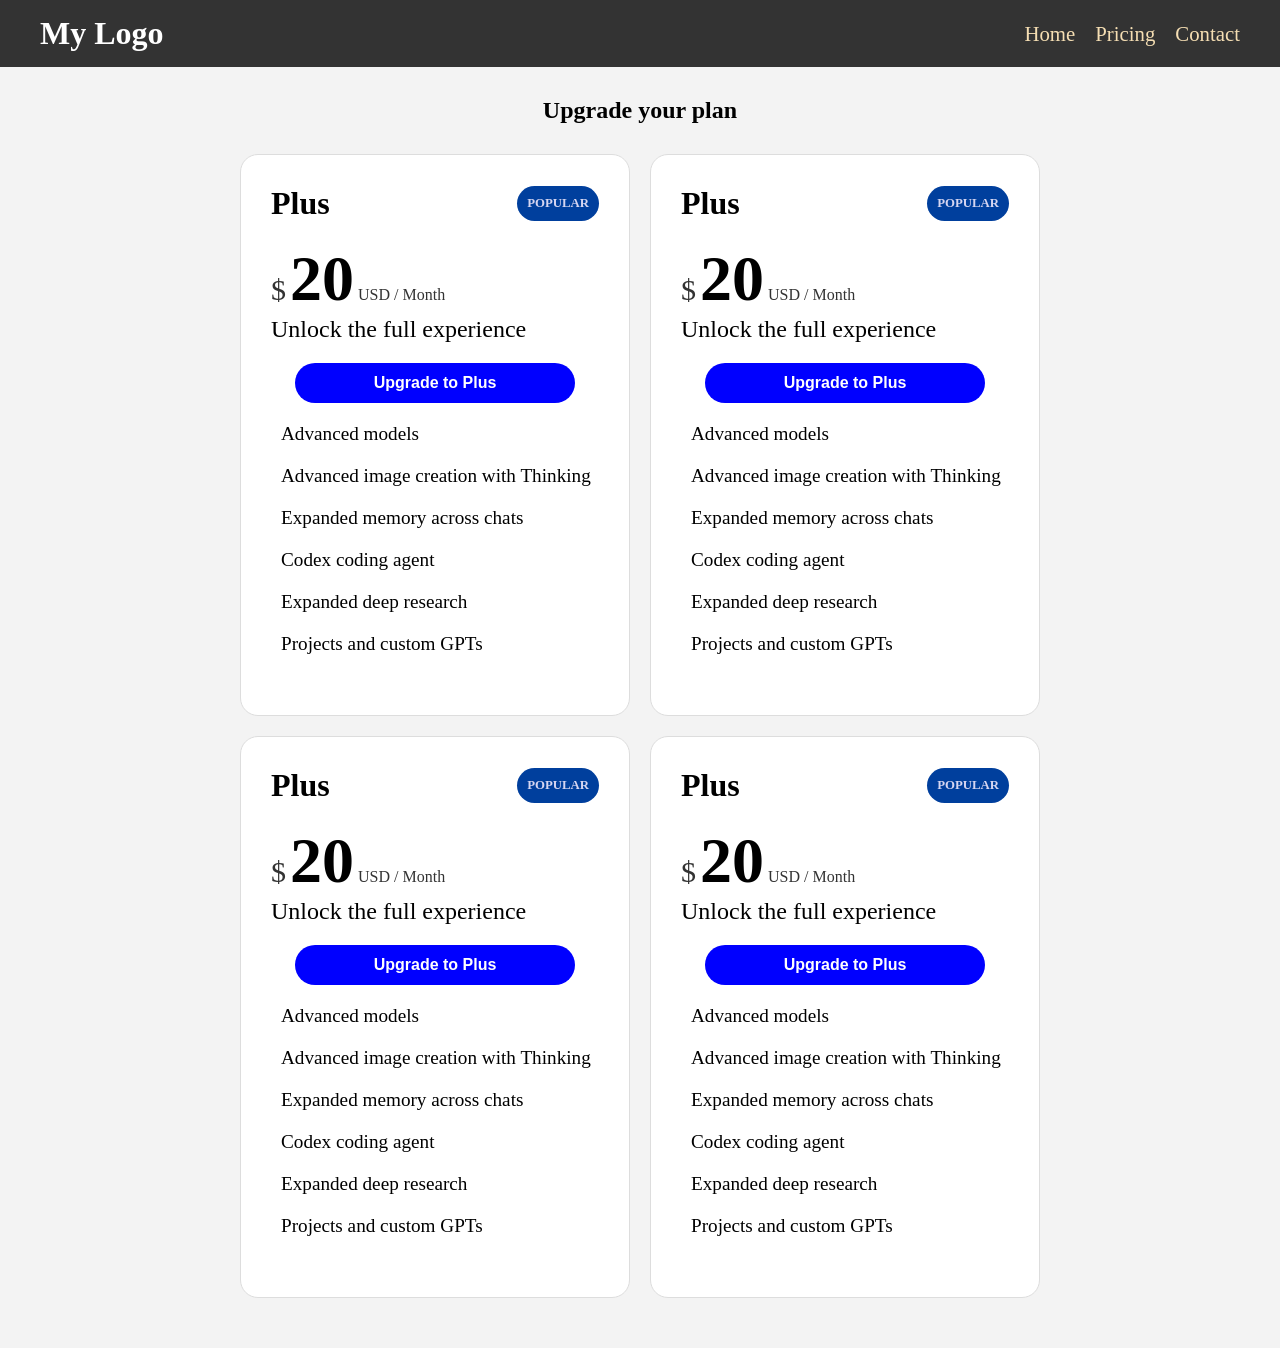
<file: index.html>
<!DOCTYPE html>
<html lang="en">

<head>
    <meta charset="UTF-8">
    <meta name="viewport" content="width=device-width, initial-scale=1.0">
    <title>Card Design</title>
    <link rel="stylesheet" href="./styles/card.css">
</head>

<body>
    <header>
        <nav>
            <h2 class="logo">My Logo</h2>
            <div class="nav-list">
                <ul>
                    <li><a href="">Home</a></li>
                    <li><a href="">Pricing</a></li>
                    <li><a href="">Contact</a></li>
                </ul>
            </div>
        </nav>
    </header>

    <main>
        <div class="price">
            <h2 class="hero-title">Upgrade your plan</h2>
            <div class="container">
                <div class="card">
                    <div class="box">
                        <div class="veriant">
                            <p class="puls">Plus</p>
                            <p class="popular">POPULAR</p>
                        </div>

                        <p class="doller"><span class="vertical">$</span> <span class="usd">20</span> USD / Month
                        </p>
                        
                        <p class="unlock">Unlock the full experience</p>
                        <div class="btn">
                            <button class="button">Upgrade to Plus</button>
                        </div>
                        <ul class="ul">
                            <li class="li">Advanced models</li>
                            <li class="li">Advanced image creation with Thinking</li>
                            <li class="li">Expanded memory across chats</li>
                            <li class="li">Codex coding agent</li>
                            <li class="li">Expanded deep research</li>
                            <li class="li">Projects and custom GPTs</li>
                        </ul>
                    </div>
                </div>
                <div class="card">
                    <div class="box">
                        <div class="veriant">
                            <p class="puls">Plus</p>
                            <p class="popular">POPULAR</p>
                        </div>

                        <p class="doller"><span class="vertical">$</span> <span class="usd">20</span> USD / Month
                        </p>
                        
                        <p class="unlock">Unlock the full experience</p>
                        <div class="btn">
                            <button class="button">Upgrade to Plus</button>
                        </div>
                        <ul class="ul">
                            <li class="li">Advanced models</li>
                            <li class="li">Advanced image creation with Thinking</li>
                            <li class="li">Expanded memory across chats</li>
                            <li class="li">Codex coding agent</li>
                            <li class="li">Expanded deep research</li>
                            <li class="li">Projects and custom GPTs</li>
                        </ul>
                    </div>
                </div>
                <div class="card">
                    <div class="box">
                        <div class="veriant">
                            <p class="puls">Plus</p>
                            <p class="popular">POPULAR</p>
                        </div>

                        <p class="doller"><span class="vertical">$</span> <span class="usd">20</span> USD / Month
                        </p>
                        
                        <p class="unlock">Unlock the full experience</p>
                        <div class="btn">
                            <button class="button">Upgrade to Plus</button>
                        </div>
                        <ul class="ul">
                            <li class="li">Advanced models</li>
                            <li class="li">Advanced image creation with Thinking</li>
                            <li class="li">Expanded memory across chats</li>
                            <li class="li">Codex coding agent</li>
                            <li class="li">Expanded deep research</li>
                            <li class="li">Projects and custom GPTs</li>
                        </ul>
                    </div>
                </div>
                <div class="card">
                    <div class="box">
                        <div class="veriant">
                            <p class="puls">Plus</p>
                            <p class="popular">POPULAR</p>
                        </div>

                        <p class="doller"><span class="vertical">$</span> <span class="usd">20</span> USD / Month
                        </p>
                        
                        <p class="unlock">Unlock the full experience</p>
                        <div class="btn">
                            <button class="button">Upgrade to Plus</button>
                        </div>
                        <ul class="ul">
                            <li class="li">Advanced models</li>
                            <li class="li">Advanced image creation with Thinking</li>
                            <li class="li">Expanded memory across chats</li>
                            <li class="li">Codex coding agent</li>
                            <li class="li">Expanded deep research</li>
                            <li class="li">Projects and custom GPTs</li>
                        </ul>
                    </div>
                </div>

            </div>
        </div>
    </main>
</body>

</html>
</file>
<file: styles/card.css>
* {
    margin: 0;
}

body {
    background-color: #F3F3F3;
}

/* Nav bar section */

nav {
    display: flex;
    justify-content: center;
    align-items: center;
    justify-content: space-between;
    background: #333;
    padding: 15px 40px;
    margin-bottom: 30px;
}

nav ul {
    display: flex;
    gap: 20px;
}

nav li {
    list-style: none;
}

li a {
    color: wheat;
    text-decoration: none;
    font-size: 1.3rem;
}

li a:hover {
    color: orangered;
}

.logo {
    color: white;
    font-weight: bolder;
    font-size: 2rem;
}

/* ........Container section........... */

.price{
    width:100%;
    max-width:800px;
    margin:auto;
    padding:0px 20px 50px;
}

.hero-title {
    text-align: center;
    margin-bottom: 30px;
}

.container {
    display:grid;
    grid-template-columns:repeat(2,minmax(320px,1fr));
    gap:20px;
}

.card {
    border:1px solid #ddd;
    border-radius:18px;
    min-height:500px;
    padding:30px;
    background:#fff;
}

.veriant{
    display: flex;
    justify-content: center;
    align-items: center;
    justify-content: space-between;
    margin-bottom: 20px;
}

.puls{
    font-size: 2rem;
    font-weight: 800;
}

.popular{
    font-size: .8rem;
    color: rgb(214, 214, 241);
    background-color: #003f9d;
    border-radius: 30px;
    padding: 10px;
    font-weight: 600;
}

.doller{
    color: #333;
}

.vertical{
    font-size: 30px;
    margin-top: 12px;
}

.usd{
    font-size: 4rem;
    color: black;
    font-weight: 900;
}

.unlock{
    font-size: 1.5rem;
    font-weight: 500;
    margin-bottom: 20px;
}

.btn{
    display: flex;
    justify-content: center;
    align-items: center;

}

.button{
    width: 280px;
    height: 40px;
    font-size: 16px;
    color: white;
    background-color: blue;
    border: none;
    border-radius: 30px;
    cursor: pointer;
    text-align: center;
    font-weight: bold;
    margin-bottom: 20px;
}

.ul .li{
    list-style: none;
    margin-bottom: 20px;
    margin-left: -30px;
    font-size: 1.2rem;
}
</file>
